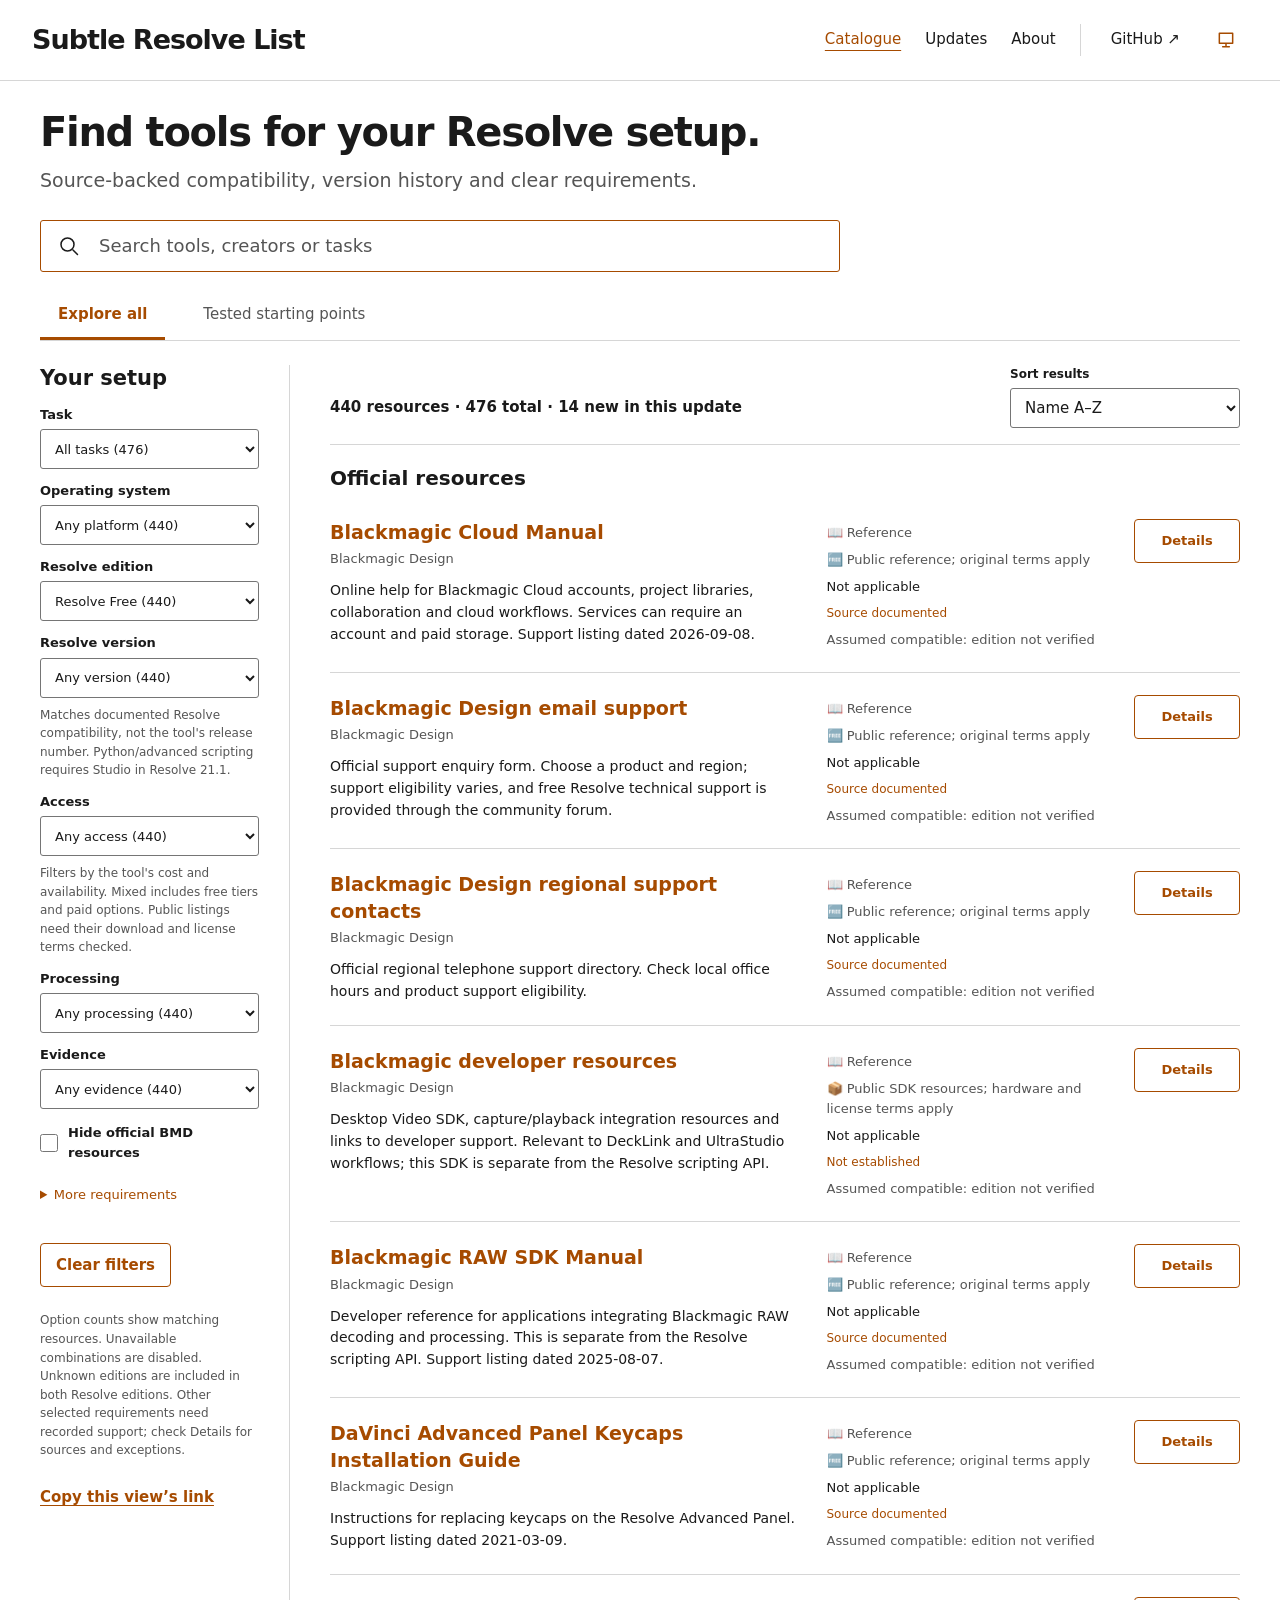
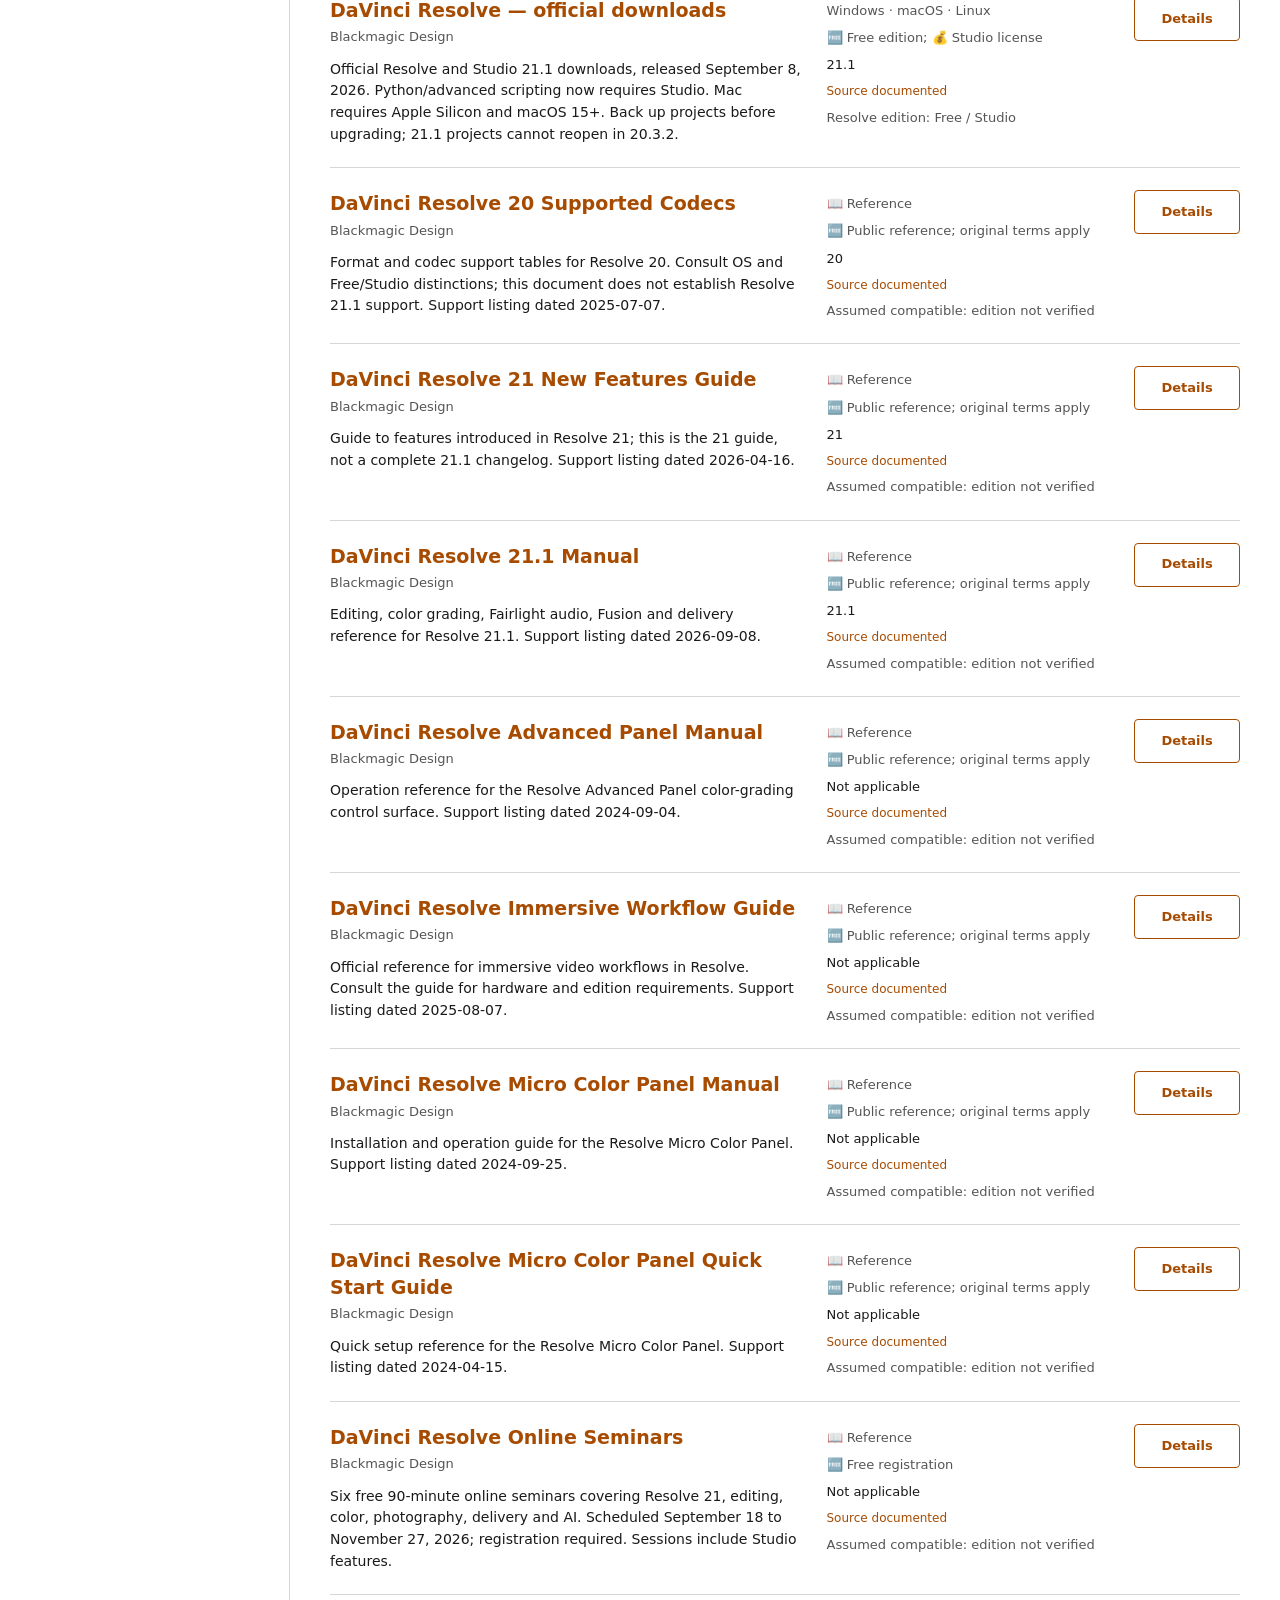
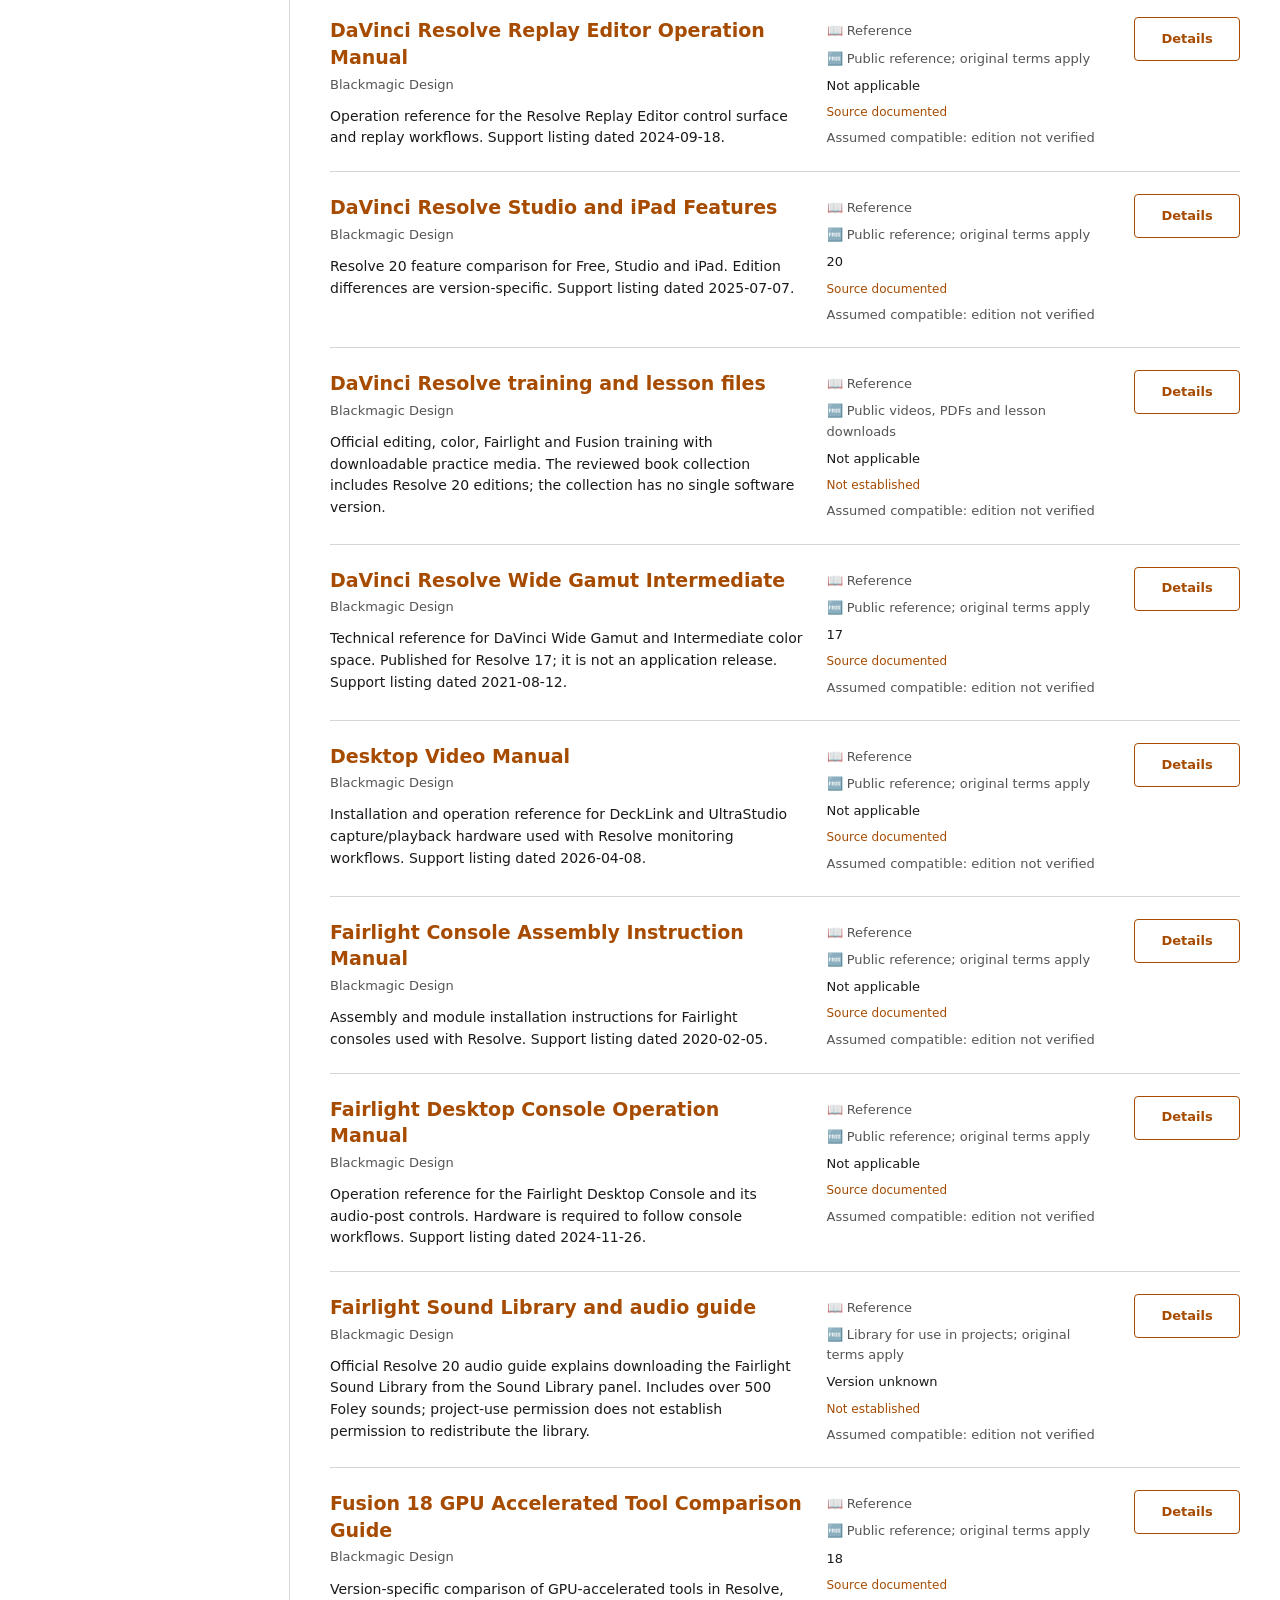
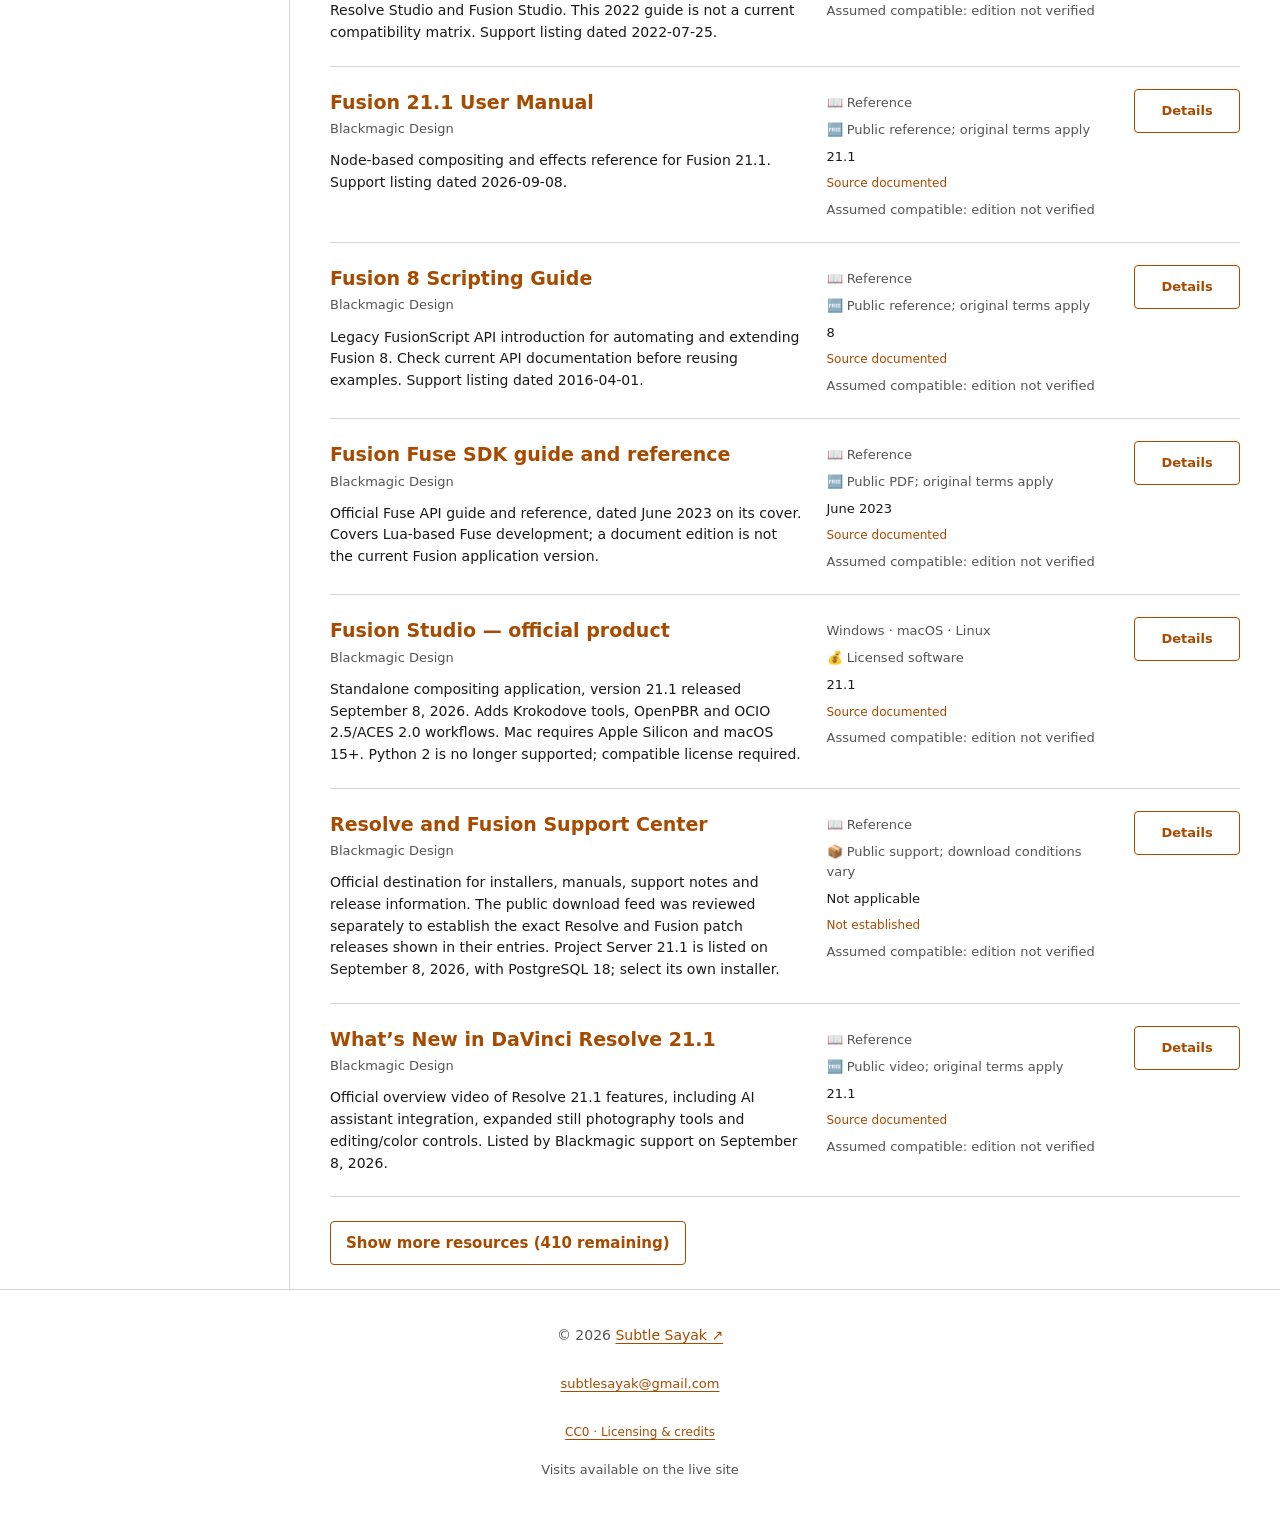
<file: site/index.html>
<!doctype html>
<html lang="en">
<head>
  <meta charset="utf-8"><meta name="viewport" content="width=device-width, initial-scale=1">
  <meta name="description" content="Find DaVinci Resolve tools with source-backed compatibility, version history and clear requirements.">
  <meta name="referrer" content="strict-origin-when-cross-origin">
  <title>Subtle Resolve List — Find tools for your setup</title>
  <script src="theme.mjs?v=4"></script><link rel="stylesheet" href="style.css?v=22"><script type="module" src="app.mjs?v=21"></script>
  <script type="module" src="footer.mjs?v=3"></script>
</head>
<body>
<a class="skip" href="#results">Skip to results</a>
<header><a class="brand" href="./">Subtle Resolve List</a><div class="header-controls"><nav aria-label="Main"><a href="./" aria-current="page">Catalogue</a><a href="updates.html">Updates</a><a href="about.html">About</a><a href="https://github.com/subtlesayak/subtle-resolve-list">GitHub ↗</a></nav><button type="button" id="theme" class="theme-control" aria-label="Theme: System. Switch to Light"><svg class="theme-icon" viewBox="0 0 24 24" width="20" height="20" fill="none" stroke="currentColor" stroke-width="1.8" stroke-linecap="round" stroke-linejoin="round" aria-hidden="true"><path d="M4 4h16v12H4z M8 20h8 M12 16v4"/></svg><span class="theme-label">Theme: System</span></button></div></header>
<main>
 <section id="catalogue" aria-labelledby="heading">
  <h1 id="heading">Find tools for your Resolve setup.</h1>
  <p class="lede">Source-backed compatibility, version history and clear requirements.</p>
  <label class="search"><svg class="search-icon" width="24" height="24" viewBox="0 0 24 24" fill="none" stroke="currentColor" stroke-width="1.5" stroke-linecap="round" aria-hidden="true"><circle cx="10.5" cy="10.5" r="6.5"/><path d="m16 16 4.5 4.5"/></svg><span class="sr-only">Search tools, creators or tasks</span><input id="search" type="search" placeholder="Search tools, creators or tasks" autocomplete="off"></label>
  <div class="modes" role="group" aria-label="Catalogue mode"><button id="all-mode" aria-pressed="true">Explore all</button><button id="tested-mode" aria-pressed="false">Tested starting points</button></div>
  <div class="workspace">
   <aside aria-label="Catalogue filters"><h2>Your setup</h2><button type="button" id="filter-toggle" aria-expanded="false" aria-controls="filter-controls" class="outline"><span id="filter-label">Filters and setup</span><svg class="disclosure-icon" width="20" height="20" viewBox="0 0 24 24" fill="none" stroke="currentColor" stroke-width="2" stroke-linecap="round" stroke-linejoin="round" aria-hidden="true"><path d="m6 9 6 6 6-6"/></svg></button><div id="filter-controls" data-collapsed="true"><form id="filters">
    <label>Task<select name="task"><option value="">All tasks</option></select></label>
    <label>Operating system<select name="platform"><option value="">Any platform</option><option>Windows</option><option>macOS</option><option>Linux</option><option>iPadOS</option></select></label>
    <label>Resolve edition<select name="edition" aria-label="Resolve edition"><option value="Free">Resolve Free</option><option value="Studio">Resolve Studio</option></select></label>
    <label>Resolve version<select name="resolve" aria-label="Resolve version" aria-describedby="version-help"><option value="">Any version</option><option value="21.1">21.1</option><option value="21.0.4">21.0.4</option><option value="21">21</option><option value="20">20</option><option value="19">19</option><option value="18.6">18.6</option><option value="18">18</option><option value="17">17</option></select><span id="version-help" class="filter-help">Matches documented Resolve compatibility, not the tool's release number. Python/advanced scripting requires Studio in Resolve 21.1.</span></label>
    <label>Access<select name="access" aria-label="Access" aria-describedby="access-help"><option value="">Any access</option><option value="free">🆓 Free</option><option value="mixed">Mixed / free tier</option><option value="paid">💰 Paid</option><option value="public">Public; check terms</option></select><span id="access-help" class="filter-help">Filters by the tool's cost and availability. Mixed includes free tiers and paid options. Public listings need their download and license terms checked.</span></label>
    <label>Processing<select name="processing"><option value="">Any processing</option><option value="local">Local workflow documented</option><option value="cloud">Cloud service</option><option value="hybrid">Local & online features</option><option value="unknown">Not established</option></select></label>
    <label>Evidence<select name="evidence"><option value="">Any evidence</option><option value="documented">Source documented</option><option value="creator">Creator confirmed</option><option value="tested">Community tested</option><option value="unknown">Has unknown requirements</option></select></label>
    <label class="checkbox-filter"><input type="checkbox" name="official" value="hide"><span>Hide official BMD resources</span></label>
    <details class="more-filters"><summary>More requirements</summary><label>Payment model<select name="pricing"><option value="">Any payment model</option><option value="free">Free</option><option value="one-time">One-time license</option><option value="subscription">Subscription</option><option value="mixed">Mixed options</option><option value="unknown">Not established</option></select></label><label>Processor architecture<select name="architecture"><option value="">Any architecture</option><option value="x64">x64 / Intel</option><option value="arm64">ARM64 / Apple Silicon</option></select></label></details>
    <button type="button" id="clear" class="outline">Clear filters</button>
   </form><p id="task-filter-note" class="filter-note" hidden></p><p class="filter-note">Option counts show matching resources. Unavailable combinations are disabled. Unknown editions are included in both Resolve editions. Other selected requirements need recorded support; check Details for sources and exceptions.</p><button type="button" id="share" class="text-button">Copy this view’s link</button></div></aside>
   <div class="catalogue-content"><div class="result-bar"><p id="count" role="status" aria-live="polite">Loading catalogue…</p><label class="sort"><span>Sort results</span><select id="sort"><option value="name">Name A–Z</option><option value="updated">Latest release / update</option><option value="activity">Repository activity</option><option value="stars">GitHub stars</option><option value="creator">Creator A–Z</option><option value="type">Type A–Z</option></select></label></div><div id="active-filters" class="active-filters" role="group" aria-label="Active filters" hidden></div>
    <p id="mode-note" class="mode-note" hidden></p><div id="version-note" class="version-note" hidden></div><div id="results" tabindex="-1"></div><button id="more" class="outline" hidden>Show more resources</button>
    <noscript><p>Enable JavaScript for filtering, or <a href="https://github.com/subtlesayak/subtle-resolve-list">browse the complete Markdown catalogue</a>.</p></noscript>
   </div>
  </div>
 </section>

</main>
<footer class="site-footer" aria-label="Site information">
 <button type="button" class="footer-support" hidden disabled aria-label="Buy Me a Coffee (not available yet)" title="Not available yet"><svg width="20" height="20" viewBox="0 0 24 24" fill="none" stroke="currentColor" stroke-width="1.8" stroke-linecap="round" stroke-linejoin="round" aria-hidden="true"><path d="M5 8h12v8a4 4 0 0 1-4 4H9a4 4 0 0 1-4-4V8Z M17 9h1a3 3 0 0 1 0 6h-1 M8 3v2 M12 2v3 M16 3v2"/></svg>Buy Me a Coffee</button>
 <p class="footer-credit">© 2026 <a href="https://subtlesayak.github.io/">Subtle Sayak ↗</a></p>
 <a class="footer-email" href="mailto:subtlesayak@gmail.com">subtlesayak@gmail.com</a>
 <a class="footer-license" href="https://github.com/subtlesayak/subtle-resolve-list/blob/main/NOTICE.md">CC0 · Licensing &amp; credits</a>
 <p id="visit-counter" class="footer-visits">Visits available on the live site</p>
</footer>
<dialog id="detail-dialog" aria-labelledby="dialog-title"><div class="dialog-top"><h2 id="dialog-title"></h2><button id="dialog-close" class="outline" aria-label="Close details">Close ×</button></div><div id="dialog-body"></div></dialog>
<p id="notice" class="notice" role="status" aria-live="polite"></p>
</body></html>
</file>
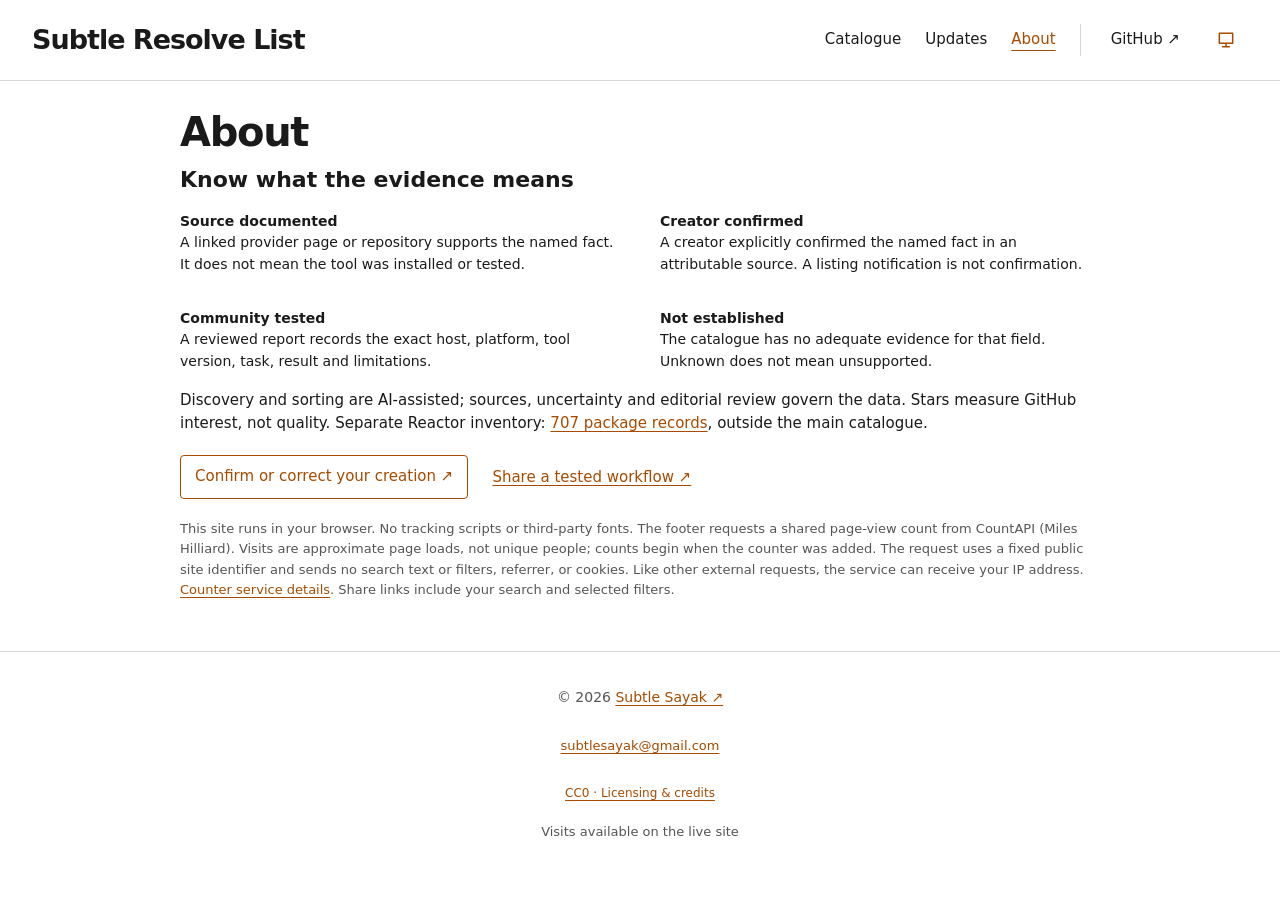
<file: site/about.html>
<!doctype html>
<html lang="en">
<head>
  <meta charset="utf-8"><meta name="viewport" content="width=device-width, initial-scale=1">
  <meta name="description" content="Find DaVinci Resolve tools with source-backed compatibility, version history and clear requirements.">
  <meta name="referrer" content="strict-origin-when-cross-origin">
  <title>About — Subtle Resolve List</title>
  <script src="theme.mjs?v=4"></script><link rel="stylesheet" href="style.css?v=22">
  <script type="module" src="footer.mjs?v=3"></script>
</head>
<body>
<a class="skip" href="#main-content">Skip to content</a>
<header><a class="brand" href="./">Subtle Resolve List</a><div class="header-controls"><nav aria-label="Main"><a href="./">Catalogue</a><a href="updates.html">Updates</a><a href="about.html" aria-current="page">About</a><a href="https://github.com/subtlesayak/subtle-resolve-list">GitHub ↗</a></nav><button type="button" id="theme" class="theme-control" aria-label="Theme: System. Switch to Light"><svg class="theme-icon" viewBox="0 0 24 24" width="20" height="20" fill="none" stroke="currentColor" stroke-width="1.8" stroke-linecap="round" stroke-linejoin="round" aria-hidden="true"><path d="M4 4h16v12H4z M8 20h8 M12 16v4"/></svg><span class="theme-label">Theme: System</span></button></div></header>
<main id="main-content" class="information-page" tabindex="-1"> <section id="about" class="secondary" aria-labelledby="about-title"><h1 id="about-title">About</h1><h2>Know what the evidence means</h2><div class="evidence-guide"><p><strong>Source documented</strong><br>A linked provider page or repository supports the named fact. It does not mean the tool was installed or tested.</p><p><strong>Creator confirmed</strong><br>A creator explicitly confirmed the named fact in an attributable source. A listing notification is not confirmation.</p><p><strong>Community tested</strong><br>A reviewed report records the exact host, platform, tool version, task, result and limitations.</p><p><strong>Not established</strong><br>The catalogue has no adequate evidence for that field. Unknown does not mean unsupported.</p></div><p>Discovery and sorting are AI-assisted; sources, uncertainty and editorial review govern the data. Stars measure GitHub interest, not quality. Separate Reactor inventory: <a href="https://github.com/subtlesayak/subtle-resolve-list/blob/main/data/reactor-inventory.md">707 package records</a>, outside the main catalogue.</p><p><a class="outline link-button" href="https://github.com/subtlesayak/subtle-resolve-list/issues/new?template=creator-confirmation.yml">Confirm or correct your creation ↗</a> <a href="https://github.com/subtlesayak/subtle-resolve-list/issues/new?template=testing.yml">Share a tested workflow ↗</a></p><p class="muted">This site runs in your browser. No tracking scripts or third-party fonts. The footer requests a shared page-view count from CountAPI (Miles Hilliard). Visits are approximate page loads, not unique people; counts begin when the counter was added. The request uses a fixed public site identifier and sends no search text or filters, referrer, or cookies. Like other external requests, the service can receive your IP address. <a href="https://countapi.mileshilliard.com/" rel="noreferrer">Counter service details</a>. Share links include your search and selected filters.</p></section></main>
<footer class="site-footer" aria-label="Site information">
 <button type="button" class="footer-support" hidden disabled aria-label="Buy Me a Coffee (not available yet)" title="Not available yet"><svg width="20" height="20" viewBox="0 0 24 24" fill="none" stroke="currentColor" stroke-width="1.8" stroke-linecap="round" stroke-linejoin="round" aria-hidden="true"><path d="M5 8h12v8a4 4 0 0 1-4 4H9a4 4 0 0 1-4-4V8Z M17 9h1a3 3 0 0 1 0 6h-1 M8 3v2 M12 2v3 M16 3v2"/></svg>Buy Me a Coffee</button>
 <p class="footer-credit">© 2026 <a href="https://subtlesayak.github.io/">Subtle Sayak ↗</a></p>
 <a class="footer-email" href="mailto:subtlesayak@gmail.com">subtlesayak@gmail.com</a>
 <a class="footer-license" href="https://github.com/subtlesayak/subtle-resolve-list/blob/main/NOTICE.md">CC0 · Licensing &amp; credits</a>
 <p id="visit-counter" class="footer-visits">Visits available on the live site</p>
</footer>
</body></html>
</file>
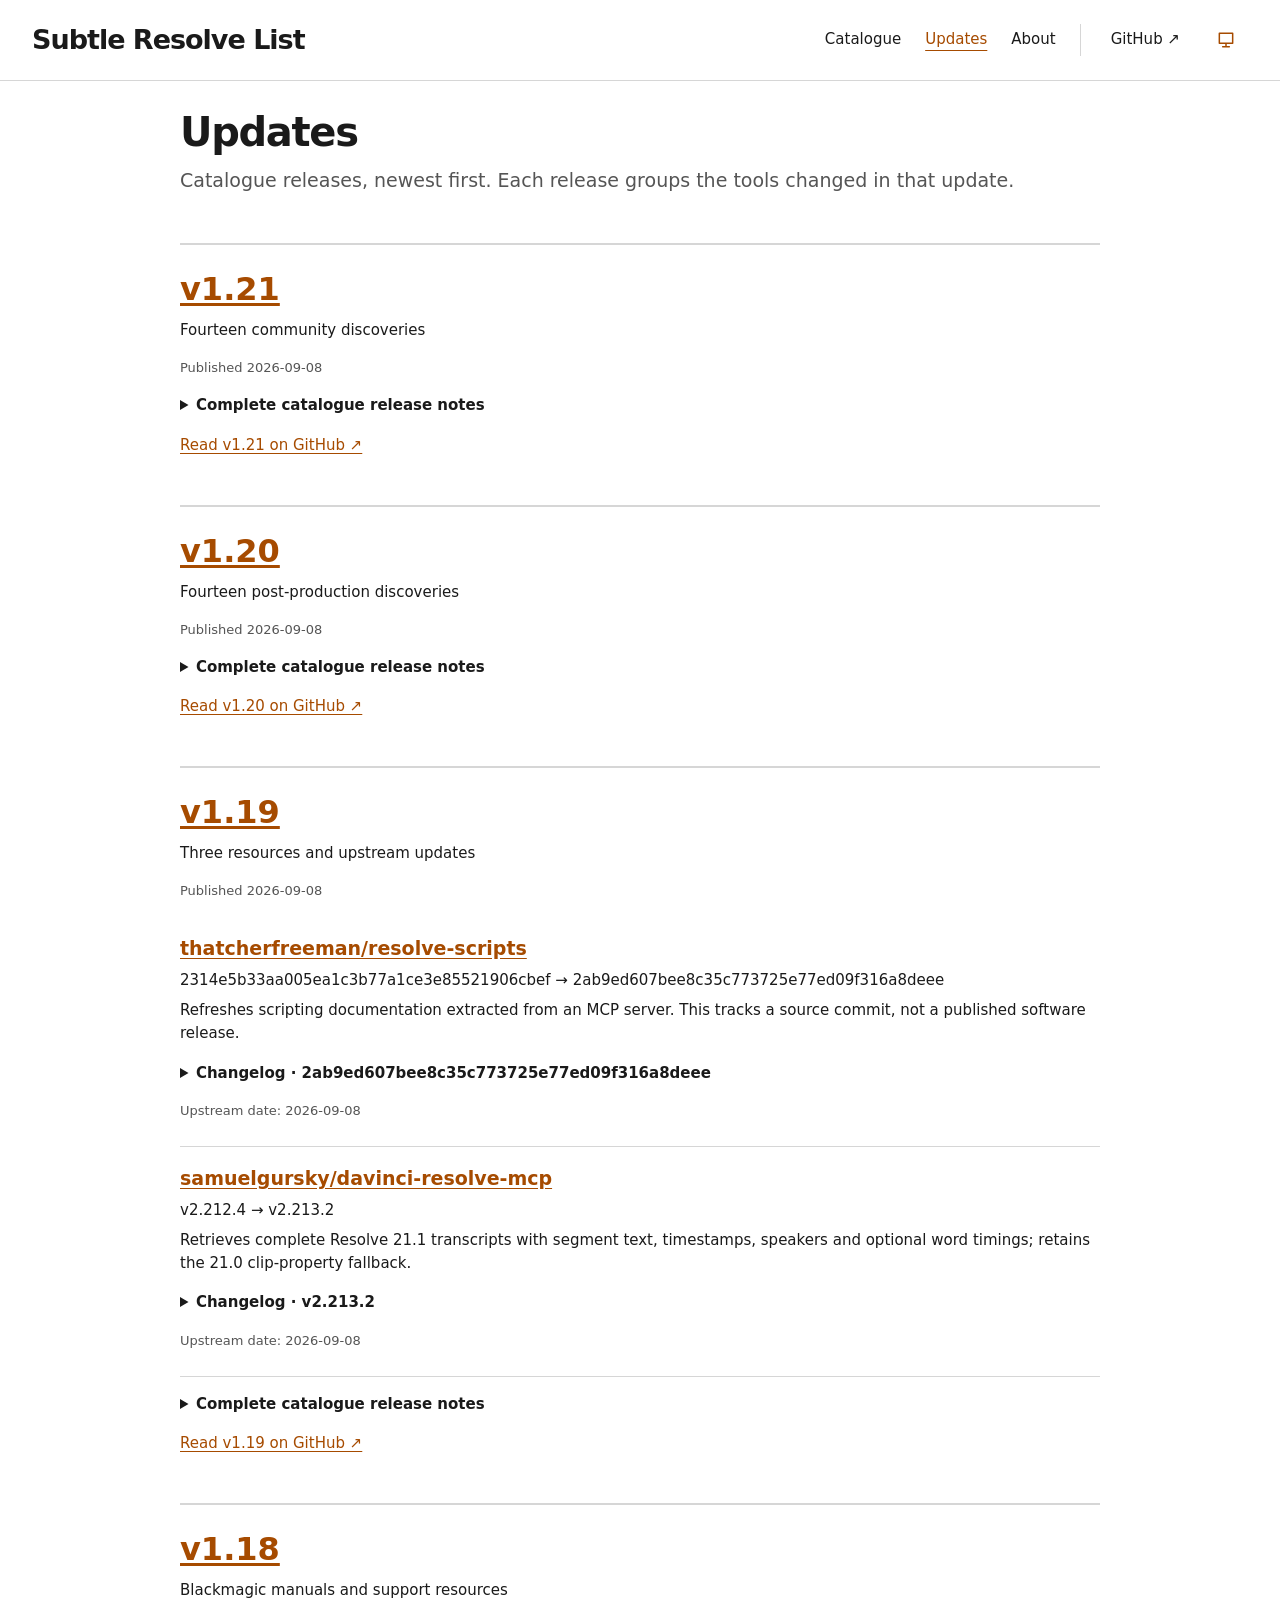
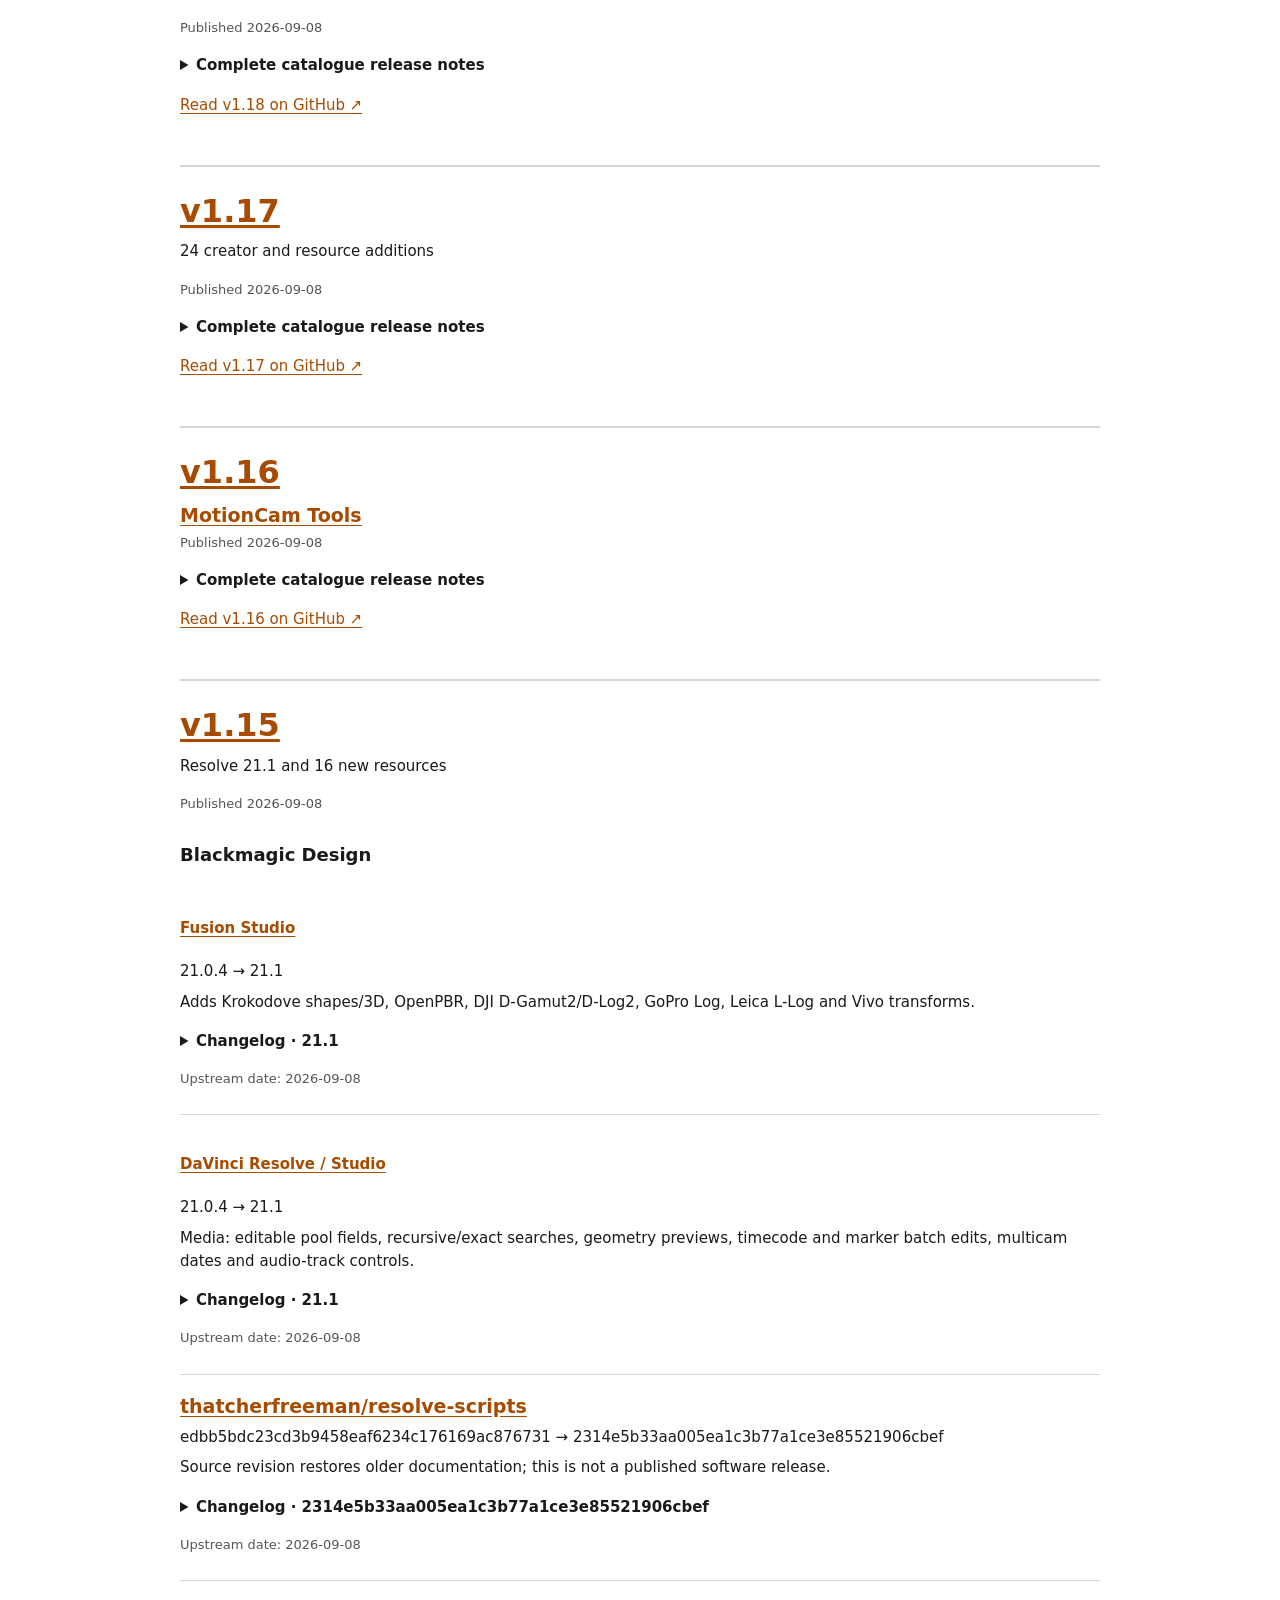
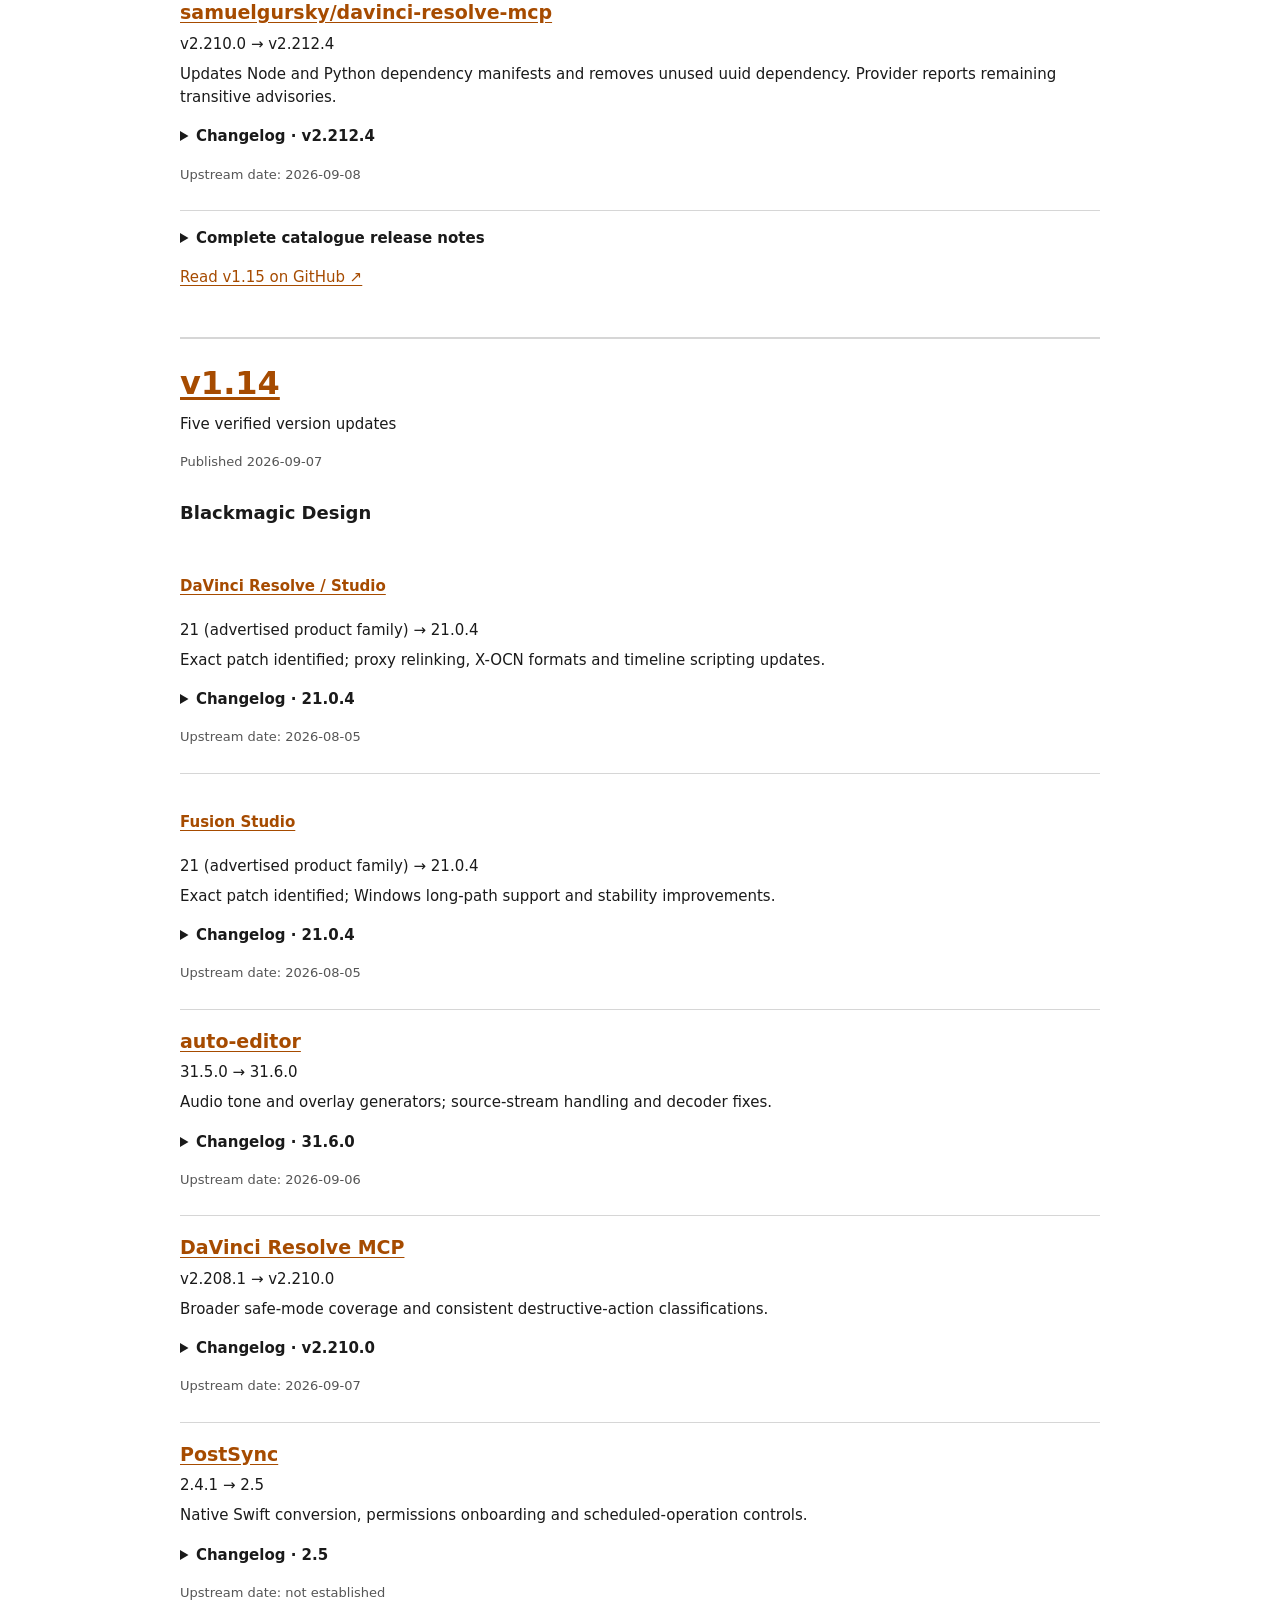
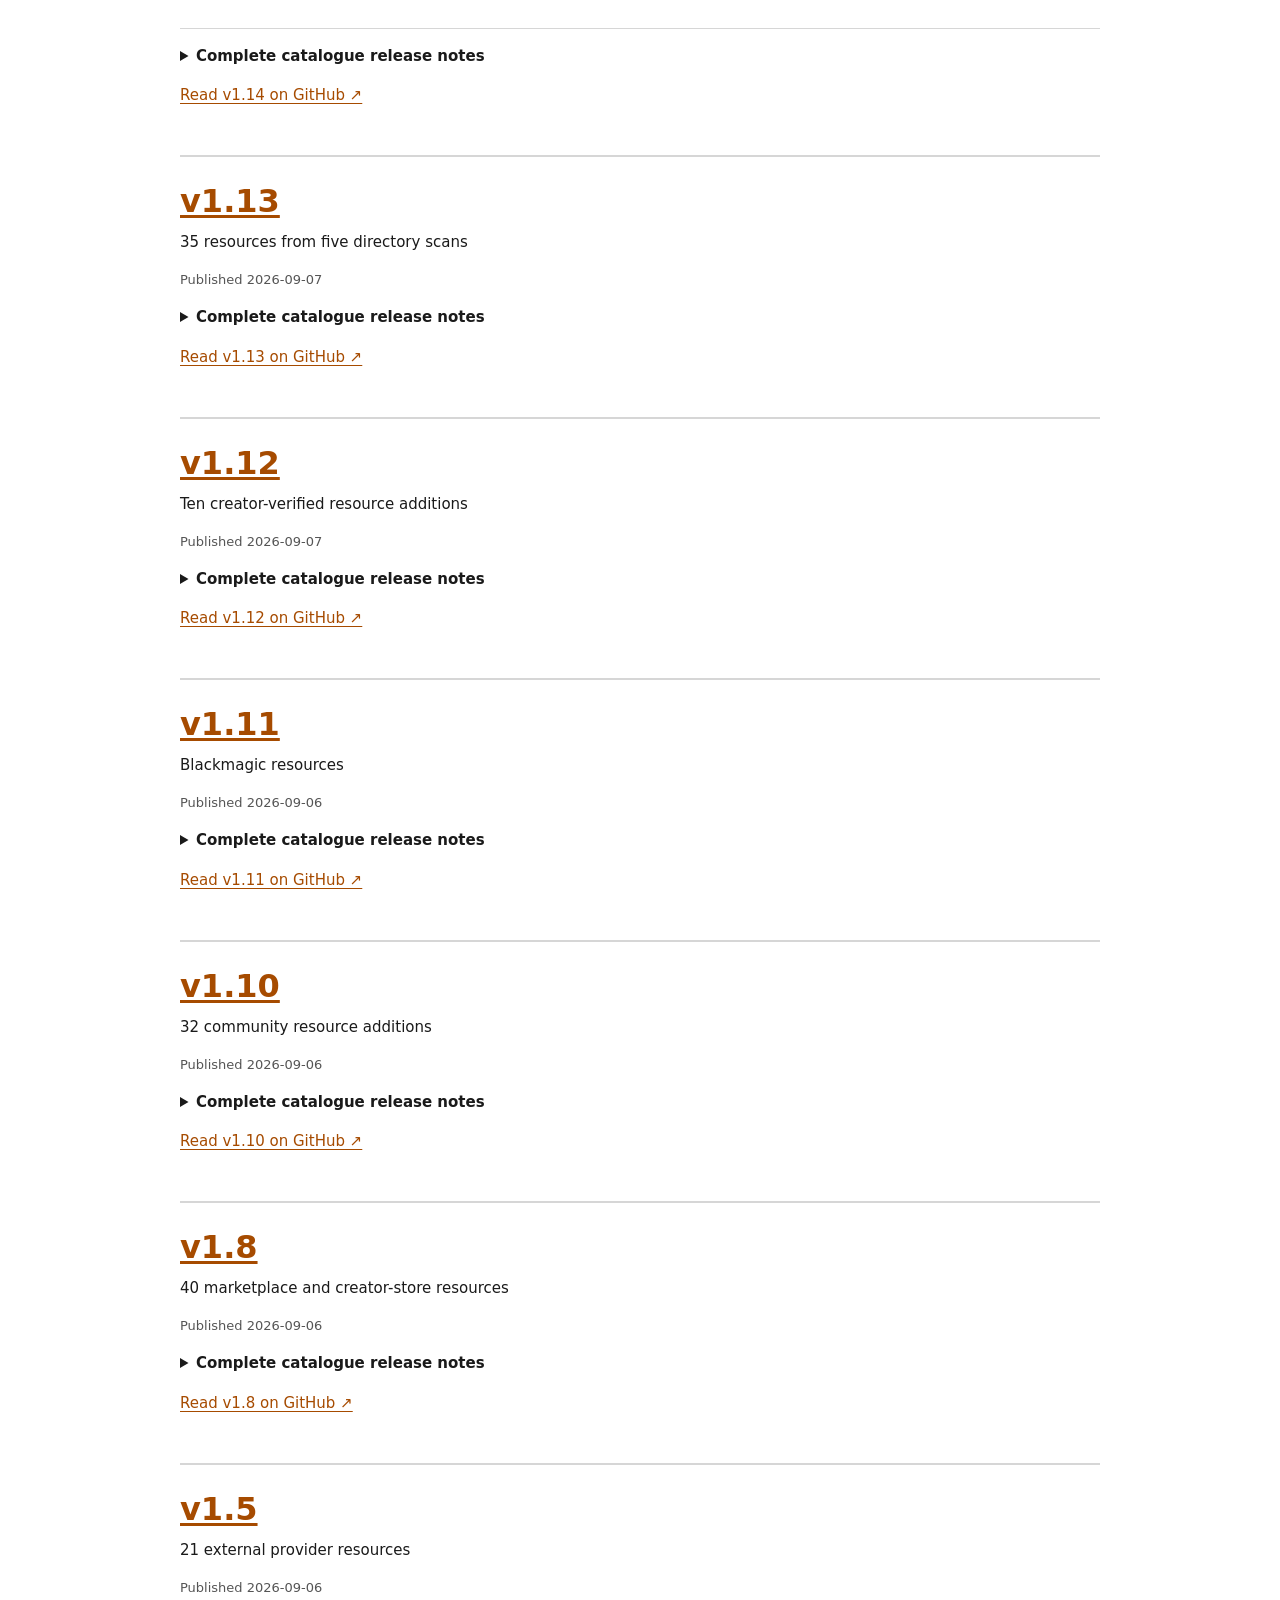
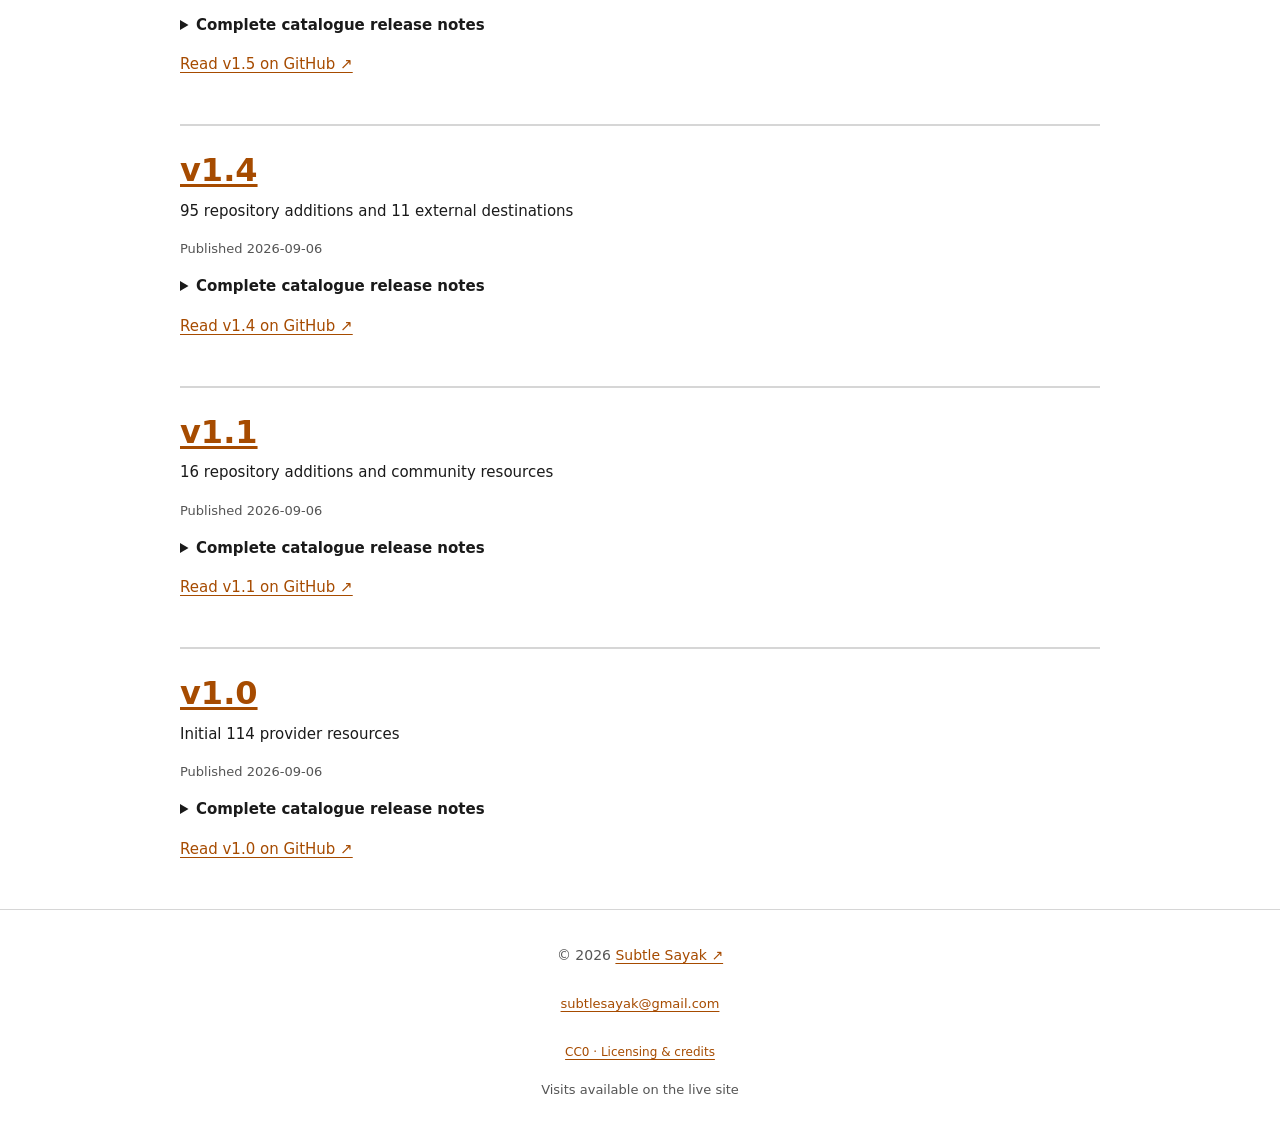
<file: site/updates.html>
<!doctype html>
<html lang="en">
<head>
  <meta charset="utf-8"><meta name="viewport" content="width=device-width, initial-scale=1">
  <meta name="description" content="Find DaVinci Resolve tools with source-backed compatibility, version history and clear requirements.">
  <meta name="referrer" content="strict-origin-when-cross-origin">
  <title>Updates — Subtle Resolve List</title>
  <script src="theme.mjs?v=4"></script><link rel="stylesheet" href="style.css?v=22"><script type="module" src="updates.mjs?v=7"></script>
  <script type="module" src="footer.mjs?v=3"></script>
</head>
<body>
<a class="skip" href="#main-content">Skip to content</a>
<header><a class="brand" href="./">Subtle Resolve List</a><div class="header-controls"><nav aria-label="Main"><a href="./">Catalogue</a><a href="updates.html" aria-current="page">Updates</a><a href="about.html">About</a><a href="https://github.com/subtlesayak/subtle-resolve-list">GitHub ↗</a></nav><button type="button" id="theme" class="theme-control" aria-label="Theme: System. Switch to Light"><svg class="theme-icon" viewBox="0 0 24 24" width="20" height="20" fill="none" stroke="currentColor" stroke-width="1.8" stroke-linecap="round" stroke-linejoin="round" aria-hidden="true"><path d="M4 4h16v12H4z M8 20h8 M12 16v4"/></svg><span class="theme-label">Theme: System</span></button></div></header>
<main id="main-content" class="information-page" tabindex="-1"><h1>Updates</h1><p class="lede">Catalogue releases, newest first. Each release groups the tools changed in that update.</p><div id="update-list" role="status">Loading releases…</div><noscript><a href="https://github.com/subtlesayak/subtle-resolve-list/releases">Read the GitHub releases</a></noscript></main>
<footer class="site-footer" aria-label="Site information">
 <button type="button" class="footer-support" hidden disabled aria-label="Buy Me a Coffee (not available yet)" title="Not available yet"><svg width="20" height="20" viewBox="0 0 24 24" fill="none" stroke="currentColor" stroke-width="1.8" stroke-linecap="round" stroke-linejoin="round" aria-hidden="true"><path d="M5 8h12v8a4 4 0 0 1-4 4H9a4 4 0 0 1-4-4V8Z M17 9h1a3 3 0 0 1 0 6h-1 M8 3v2 M12 2v3 M16 3v2"/></svg>Buy Me a Coffee</button>
 <p class="footer-credit">© 2026 <a href="https://subtlesayak.github.io/">Subtle Sayak ↗</a></p>
 <a class="footer-email" href="mailto:subtlesayak@gmail.com">subtlesayak@gmail.com</a>
 <a class="footer-license" href="https://github.com/subtlesayak/subtle-resolve-list/blob/main/NOTICE.md">CC0 · Licensing &amp; credits</a>
 <p id="visit-counter" class="footer-visits">Visits available on the live site</p>
</footer>
</body></html>
</file>
<file: site/style.css>
:root {
  color-scheme:light;
  --ink:#1a1a1a;
  --muted:#555555;
  --accent:#a64b00;
  --line:#d6d6d6;
  --wash:#f5f5f5;
  --paper:#fff;
  --control-border:#757575;
  --focus:#a64b00;
  --on-accent:#1a1a1a;
  --button-bg:#f48c00;
  font-family:Inter,Segoe UI,system-ui,sans-serif;
  font-size:15px;
  line-height:1.55;
  color:var(--ink);
  background:var(--paper)
}
* {
  box-sizing:border-box
}
body {
  margin:0
}
button,input,select {
  font:inherit
}
a {
  color:var(--accent);
  text-underline-offset:3px
}
a:hover {
  text-decoration-thickness:2px
}
button,a,input,select,summary {
  -webkit-tap-highlight-color:transparent
}
button,select,summary {
  cursor:pointer
}
button {
  border:1px solid var(--accent);
  border-radius:3px;
  padding:9px 15px;
  background:var(--button-bg);
  color:var(--on-accent);
  font-weight:600
}
button:disabled {
  opacity:.6;
  cursor:default
}
.outline {
  background:var(--paper);
  color:var(--accent)
}
.text-button {
  padding:4px 0;
  background:none;
  border:0;
  color:var(--accent);
  text-align:start
}
.link-button {
  display:inline-block;
  border:1px solid var(--accent);
  border-radius:3px;
  padding:9px 14px;
  text-decoration:none;
  margin:4px 20px 4px 0
}
button:hover,.link-button:hover {
  background-color:var(--wash);
  color:var(--accent)
}
:focus-visible {
  outline:3px solid var(--focus);
  outline-offset:4px
}
header {
  position:sticky;
  top:0;
  z-index:4;
  background:var(--paper);
  display:flex;
  align-items:center;
  justify-content:space-between;
  gap:24px;
  padding:18px 32px;
  border-bottom:1px solid var(--line)
}
html {
  scroll-padding-top:calc(var(--header-height, 150px) + 16px);
}
.brand {
  font-size:27px;
  letter-spacing:-1px;
  font-weight:750;
  color:var(--ink);
  text-decoration:none
}
nav {
  display:flex;
  gap:30px;
  align-items:center
}
nav a {
  color:var(--ink);
  text-decoration:none
}
nav a:last-child {
  border-inline-start:1px solid var(--line);
  padding-inline-start:30px
}
main {
  max-width:1600px;
  margin:auto;
  padding:24px 40px 0
}
h1 {
  font-size:40px;
  line-height:1.2;
  letter-spacing:-1.3px;
  margin:3px 0 10px;
  font-weight:720
}
h2 {
  font-size:22px;
  line-height:1.3;
  margin:0 0 16px
}
h3 {
  font-size:19px;
  line-height:1.4;
  margin:0 0 4px
}
p {
  margin:0 0 16px
}
.lede {
  font-size:19px;
  color:var(--muted);
  margin-bottom:25px
}
.search {
  display:flex;
  align-items:center;
  gap:15px;
  max-width:800px;
  border:1px solid var(--accent);
  border-radius:3px;
  padding:8px 16px;
  margin-bottom:21px
}
.search span[aria-hidden] {
  font-size:30px;
  line-height:1
}
.search input {
  font-size:18px;
  border:0;
  min-width:0;
  flex:1;
  padding:3px;
  background:transparent
}
.search:focus-within {
  outline:2px solid var(--accent);
  outline-offset:2px
}
.search input:focus {
  outline:none
}
.modes {
  display:flex;
  gap:20px;
  border-bottom:1px solid var(--line);
  margin-bottom:24px
}
.modes button {
  border:0;
  border-radius:0;
  background:none;
  color:var(--muted);
  padding:10px 18px;
  font-weight:500;
  border-bottom:3px solid transparent
}
.modes button[aria-pressed=true] {
  color:var(--accent);
  border-bottom-color:var(--accent);
  font-weight:650
}
.workspace {
  display:grid;
  grid-template-columns:250px minmax(0,1fr);
  gap:40px
}
aside {
  border-inline-end:1px solid var(--line);
  padding-inline-end:30px
}
aside h2 {
  font-size:21px;
  margin-bottom:13px
}
form label {
  display:flex;
  flex-direction:column;
  font-size:13px;
  font-weight:650;
  margin-bottom:12px;
  gap:4px
}
select {
  width:100%;
  padding:7px 30px 7px 10px;
  background:var(--paper);
  color:var(--ink);
  border:1px solid var(--control-border);
  border-radius:3px;
  font-weight:400
}
#clear {
  margin-top:14px
}
.filter-note {
  font-size:12px;
  color:var(--muted);
  margin:22px 0 8px
}
.more-filters summary {
  font-size:13px;
  color:var(--accent);
  margin:12px 0
}
.result-bar {
  display:flex;
  align-items:center;
  justify-content:space-between;
  gap:15px;
  border-bottom:1px solid var(--line);
  padding:0 0 16px;
  margin-bottom:20px
}
.result-bar p {
  margin:0;
  font-weight:600
}
.sort {
  width:220px
}
.group-title {
  font-size:20px;
  margin:20px 0 6px
}
.resource {
  padding:22px 0;
  border-bottom:1px solid var(--line);
  display:grid;
  grid-template-columns:minmax(0,1fr) minmax(160px,.6fr) 106px;
  gap:24px;
  align-items:start
}
.resource h3 a {
  text-decoration:none
}
.resource h3 a:hover {
  text-decoration:underline
}
.creator {
  font-size:13px;
  margin:0 0 11px;
  color:var(--muted)
}
.description {
  font-size:14px;
  margin:0
}
.metadata {
  font-size:13px;
  color:var(--muted);
  padding-top:4px;
  display:flex;
  flex-direction:column;
  gap:7px
}
.metadata p {
  margin:0
}
.version {
  color:var(--ink);
  overflow-wrap:anywhere
}
.evidence-label {
  color:var(--accent);
  font-size:12px
}
.row-actions {
  display:flex;
  flex-direction:column;
  gap:16px;
  align-items:stretch;
  font-size:13px
}
.row-actions button {
  padding:7px 10px
}
.mode-note {
  padding:15px;
  background:var(--wash);
  font-size:14px;
  border-inline-start:3px solid var(--accent)
}
.empty {
  padding:35px 0;
  max-width:640px
}
.empty h3 {
  margin-bottom:12px
}
.muted {
  color:var(--muted);
  font-size:13px
}
#more {
  margin:24px 0
}
.secondary {
  border-top:1px solid var(--line);
  margin-top:55px;
  padding:35px 0;
  scroll-margin-top:20px
}
.update {
  padding:18px 0;
  border-bottom:1px solid var(--line)
}
.update strong {
  display:block
}
.update p {
  margin:7px 0
}
.evidence-guide {
  display:grid;
  grid-template-columns:1fr 1fr;
  gap:8px 40px;
  max-width:1050px
}
.evidence-guide p {
  font-size:14px
}
footer {
  padding:25px 40px 95px;
  border-top:1px solid var(--line);
  font-size:13px;
  color:var(--muted);
  display:flex;
  justify-content:space-between;
  gap:20px
}
dialog {
  width:min(1050px,calc(100% - 32px));
  max-height:90vh;
  border:1px solid var(--line);
  border-radius:6px;
  padding:28px;
  color:var(--ink);
  box-shadow:0 20px 90px #0003
}
dialog { background:var(--paper); }
:root[data-theme="dark"] {
  color-scheme:dark;
  --ink:#f4f4f4;
  --muted:#bdbdbd;
  --accent:#f48c00;
  --line:#484848;
  --wash:#262626;
  --paper:#161616;
  --control-border:#929292;
  --focus:#f48c00;
  --on-accent:#1a1a1a;
}
input::placeholder { color:var(--muted); opacity:1; }
.header-controls { display:flex; align-items:center; justify-content:center; flex-wrap:wrap; gap:16px 24px; }
.theme-control {
  position: relative;
  display: inline-flex;
  align-items: center;
  justify-content: center;
  flex: 0 0 44px;
  width: 44px;
  height: 44px;
  min-height: 44px;
  min-width: 44px;
  padding: 12px;
  border: 0;
  border-radius: 50%;
  background: transparent;
  color: var(--accent);
  isolation: isolate;
}
.theme-control .theme-label { display: none; }
.theme-control::before { content: ''; position: absolute; inset: 0; border-radius: inherit; background: currentColor; opacity: 0; pointer-events: none; transition: opacity 150ms ease-out; }
.theme-control:hover::before { opacity: .08; }
.theme-control:focus-visible::before, .theme-control:active::before { opacity: .12; }
.theme-control:focus-visible { outline: 3px solid var(--focus); outline-offset: 3px; }
.theme-icon { flex: none; }
@media (prefers-reduced-motion: reduce) { .theme-control::before { transition: none; } }
@media (forced-colors: active) { .theme-control { border: 1px solid ButtonText; } }
@media (max-width:700px) { .header-controls { flex-direction:row; gap:8px; } }
@media (forced-colors:active) { :focus-visible { outline-color:Highlight; } }
dialog::backdrop {
  background:#00000080
}
.dialog-top {
  display:flex;
  align-items:start;
  gap:25px;
  justify-content:space-between;
  margin-bottom:20px
}
.dialog-top h2 {
  overflow-wrap:anywhere
}
.dialog-top button {
  flex-shrink:0
}
.facts {
  display:grid;
  grid-template-columns:180px minmax(0,1fr);
  gap:9px 20px;
  margin:25px 0
}
.facts dt {
  font-weight:650
}
.facts dd {
  margin:0;
  overflow-wrap:anywhere
}
.evidence-list li {
  margin:12px 0
}
.notice:not(:empty) {
  position:fixed;
  z-index:5;
  bottom:95px;
  inset-inline-end:25px;
  padding:12px 20px;
  background:var(--ink);
  color:var(--paper);
  max-width:calc(100% - 50px);
  border-radius:3px
}
.skip {
  position:absolute;
  inset-inline-start:12px;
  top:-100px;
  background:var(--paper);
  padding:12px;
  z-index:10
}
.skip:focus {
  top:8px
}
.sr-only {
  position:absolute;
  width:1px;
  height:1px;
  overflow:hidden;
  clip:rect(0,0,0,0);
  white-space:nowrap
}
[hidden] {
  display:none!important
}
@media(min-width:1500px) {
  .resource {
    grid-template-columns:minmax(0,1fr) 260px 106px
  }
}
@media(max-width:1050px) {
  header {
    padding:18px 25px
  }
  .brand {
    font-size:23px
  }
  nav {
    gap:20px
  }
  nav a:last-child {
    padding-inline-start:20px
  }
  main {
    padding:25px
  }
  .workspace {
    grid-template-columns:210px minmax(0,1fr);
    gap:25px
  }
  aside {
    padding-inline-end:22px
  }
  .resource {
    grid-template-columns:minmax(0,1fr) 95px;
    gap:14px
  }
  .metadata {
    grid-column:1;
    grid-row:2;
    flex-direction:row;
    flex-wrap:wrap;
    gap:5px 14px
  }
  .row-actions {
    grid-column:2;
    grid-row:1 / span 2
  }
  h1 {
    font-size:35px
  }
  footer {
    padding-inline-start:25px;
    padding-inline-end:25px
  }
}
@media(max-width:700px) {
  header {
    flex-direction:column;
    align-items:center;
    text-align:center;
    gap:10px;
    padding:17px 20px
  }
  .brand {
    font-size:25px
  }
  nav {
    gap:22px;
    justify-content:center;
    font-size:13px
  }
  nav a:last-child {
    padding-inline-start:18px
  }
  main {
    padding:25px 20px 0
  }
  h1 {
    font-size:32px;
    letter-spacing:-.7px
  }
  .lede {
    font-size:16px
  }
  .search {
    padding:9px 12px
  }
  .search input {
    font-size:15px
  }
  .modes {
    gap:3px
  }
  .modes button {
    padding:11px 10px;
    font-size:14px
  }
  .workspace {
    display:block
  }
  aside {
    padding:0 0 20px;
    border:0
  }
  #filters {
    display:grid;
    grid-template-columns:1fr 1fr;
    gap:0 12px
  }
  form label {
    font-size:12px;
    min-width:0
  }
  select {
    font-size:13px
  }
  #clear {
    align-self:end;
    margin:0 0 12px
  }
  .more-filters {
    grid-column:1 / -1
  }
  .more-filters[open] {
    display:block
  }
  .filter-note {
    margin:4px 0 8px
  }
  .result-bar {
    padding-top:18px
  }
  .sort {
    width:175px
  }
  .resource {
    padding:20px 0;
    gap:13px
  }
  .resource h3 {
    font-size:17px
  }
  .description {
    font-size:13px
  }
  .group-title {
    font-size:20px
  }
  .creator {
    font-size:12px
  }
  .metadata {
    font-size:12px
  }
  .evidence-guide {
    grid-template-columns:1fr;
    gap:0
  }
  .secondary {
    margin-top:35px;
    padding:25px 0
  }
  dialog {
    padding:20px
  }
  .facts {
    grid-template-columns:1fr;
    gap:3px
  }
  .facts dd {
    margin-bottom:12px
  }
  .dialog-top h2 {
    font-size:20px
  }
  footer {
    padding:24px 20px 120px;
    flex-direction:column;
    gap:8px
  }
}
#filter-toggle {
  display:none
}
@media(max-width:700px) {
  aside h2 {
    display:none
  }
  #filter-toggle {
    display:block;
    width:100%;
    text-align:start;
    margin-bottom:12px
  }
  #filter-controls[data-collapsed=true] {
    display:none
  }
  .result-bar {
    padding-top:0
  }
}
/* Layout and interaction audit: retain the catalogue's existing visual language. */ :root {
  --control-radius: 4px;
}
body {
  overflow-wrap: anywhere;
}
button, .link-button {
  border-radius: var(--control-radius);
  min-height: 44px;
}
button:active:not(:disabled), .link-button:active {
  scale: .96;
}
button:disabled, input:disabled, select:disabled {
  cursor: wait;
  opacity: .6;
}
button, .link-button {
  transition: background-color 120ms ease-out, color 120ms ease-out;
}
nav {
  flex-wrap: wrap;
  gap: 12px 24px;
}
nav a {
  display: inline-flex;
  align-items: center;
  min-height: 32px;
}
.search-icon {
  flex: 0 0 24px;
}
.search {
  min-height: 52px;
}
.workspace > *, .resource > *, .metadata, .catalogue-content {
  min-width: 0;
}
.catalogue-content {
  container-type: inline-size;
}
.result-bar {
  flex-wrap: wrap;
  align-items: end;
  row-gap: 12px;
}
.result-bar p {
  padding-block-end: 8px;
}
.sort {
  width: auto;
  flex: 0 1 230px;
  min-width: min(100%, 210px);
}
.sort > span {
  display: block;
  font-size: 12px;
  font-weight: 650;
  margin-block-end: 4px;
}
.sort select, form select {
  min-height: 40px;
}
.active-filters {
  display: flex;
  flex-wrap: wrap;
  gap: 10px;
  margin-block: 0 24px;
}
.filter-chip {
  max-width: 100%;
  background: var(--wash);
  color: var(--accent);
  border-color: var(--line);
  font-size: 12px;
  font-weight: 500;
  text-align: start;
  padding: 6px 12px;
}
.active-filters + .mode-note {
  margin-block-start: 0;
}
#filter-toggle {
  align-items: center;
  justify-content: space-between;
  gap: 12px;
}
.disclosure-icon {
  flex: 0 0 20px;
}
#filter-toggle[aria-expanded=true] .disclosure-icon {
  rotate: 180deg;
}
.row-actions {
  align-self: start;
}
.more-filters {
  margin-block-start: 20px;
}
.more-filters summary {
  min-height: 32px;
}
.filter-note {
  margin-block-start: 24px;
}
#share {
  text-decoration: underline;
  text-underline-offset: 3px;
  margin-block-start: 8px;
}
.evidence-guide {
  gap: 16px 40px;
}
.link-button {
  margin: 4px 0;
}
#about > p:has(.link-button) {
  display: flex;
  flex-wrap: wrap;
  gap: 16px 24px;
  align-items: center;
}
footer {
  padding-block-end: calc(32px + env(safe-area-inset-bottom));
}
dialog {
  padding: 0;
  max-height: min(90vh, 960px);
  max-height: min(90dvh, 960px);
}
dialog[open] {
  display: flex;
  flex-direction: column;
}
.dialog-top {
  flex: 0 0 auto;
  align-items: start;
  padding: 20px 24px;
  margin: 0;
  border-bottom: 1px solid var(--line);
  gap: 16px;
}
.dialog-top h2 {
  font-size: 21px;
  margin: 0;
  max-height: 25vh;
  overflow-y: auto;
}
.dialog-top button {
  white-space: nowrap;
}
#dialog-body {
  min-height: 0;
  overflow-y: auto;
  overscroll-behavior: contain;
  padding: 24px;
  scrollbar-gutter: stable;
}
.notice:not(:empty) {
  bottom: calc(16px + env(safe-area-inset-bottom));
}
@container (max-width: 550px) {
  .resource {
    grid-template-columns: minmax(0,1fr) auto;
    gap: 16px;
  }
  .resource > :first-child {
    grid-column: 1 / -1;
  }
  .metadata {
    grid-column: 1;
    grid-row: 2;
    flex-direction: column;
  }
  .row-actions {
    grid-column: 2;
    grid-row: 2;
  }
}
@media (max-width: 700px) {
  #filter-toggle {
    display: flex;
  }
  nav {
    gap: 12px;
  }
  #filters {
    grid-template-columns: repeat(auto-fit,minmax(min(100%,180px),1fr));
    gap: 8px 16px;
  }
  #filters .more-filters {
    margin-block-start: 8px;
  }
  #clear {
    justify-self: start;
  }
  .sort {
    flex-grow: 1;
  }
  .dialog-top {
    padding: 16px;
  }
  #dialog-body {
    padding: 20px 16px;
  }
  .dialog-top h2 {
    font-size: 18px;
  }
  .resource h3 {
    font-size: 18px;
  }
  .description {
    font-size: 14px;
  }
  header, main, footer {
    padding-inline-start: max(20px,env(safe-area-inset-left));
    padding-inline-end: max(20px,env(safe-area-inset-right));
  }
}
@media (prefers-reduced-motion: reduce) {
  button, .link-button {
    transition: none;
  }
  button:active:not(:disabled), .link-button:active {
    scale: none;
  }
}
form label.checkbox-filter {
  display: flex;
  flex-direction: row;
  align-items: center;
  gap: 10px;
  min-height: 44px;
  cursor: pointer;
}
.checkbox-filter input {
  flex: 0 0 18px;
  width: 18px;
  height: 18px;
  margin: 0;
  accent-color: var(--accent);
}
.filter-help {
  font-size: 12px;
  font-weight: 400;
  color: var(--muted);
  margin-block-start: 4px;
}
.version-note {
  padding: 16px;
  margin-block-end: 24px;
  background: var(--wash);
  border-inline-start: 3px solid var(--accent);
  font-size: 13px;
}
.version-note p { margin-block-end: 12px; }
.recovery-actions {
  display: flex;
  flex-wrap: wrap;
  gap: 12px;
  margin-block-start: 20px;
}
.recovery-actions button { text-align: start; }

.release-changelog { margin-block: 16px; }
.release-changelog summary { cursor: pointer; font-weight: 600; }
.release-changelog ul { padding-inline-start: 24px; }
.release-changelog li { margin-block: 6px; }
.release-changelog p { margin-block: 12px; }

.information-page { max-width: 1000px; }
.information-page .secondary { border-top: 0; padding-top: 0; margin-top: 0; }
.catalogue-release { margin-block: 48px; padding-block-start: 24px; border-top: 2px solid var(--line); }
.catalogue-release > h2 { font-size: 32px; margin-bottom: 8px; }
.catalogue-release .version { overflow-wrap: anywhere; }
.release-notes { white-space: pre-wrap; overflow-wrap: anywhere; margin-block: 20px; }
nav a[aria-current="page"] { color: var(--accent); text-decoration: underline; text-underline-offset: 6px; }
.theme-control:hover { background-color: transparent; color: var(--accent); }

/* Compact creator footer shared by all pages. */
.site-footer {
  flex-direction: column;
  align-items: center;
  justify-content: center;
  gap: 4px;
  padding-block: 24px calc(24px + env(safe-area-inset-bottom));
  text-align: center;
}
.site-footer p { margin: 0; }
.site-footer .footer-support {
  display: inline-flex;
  align-items: center;
  justify-content: center;
  gap: 8px;
  margin-block-end: 8px;
  padding: 8px 16px;
  background: var(--button-bg);
  color: var(--on-accent);
  border: 1px solid var(--accent);
  font-weight: 700;
  text-decoration: none;
}
.footer-credit { font-size: 14px; }
.footer-credit a, .footer-email, .footer-license {
  display: inline-flex;
  align-items: center;
  min-height: 44px;
}
.footer-license { font-size: 12px; }

.site-footer .footer-support:disabled { cursor: not-allowed; opacity: 1; }

.footer-visits { min-height: 24px; display: flex; align-items: center; justify-content: center; }
.footer-visits a { display: inline-flex; align-items: center; min-height: 44px; }
.footer-visits img { height: 20px; width: auto; }

.release-notes h4, .creator-heading { font-size: 18px; margin-block: 28px 12px; color: var(--ink); }
</file>
